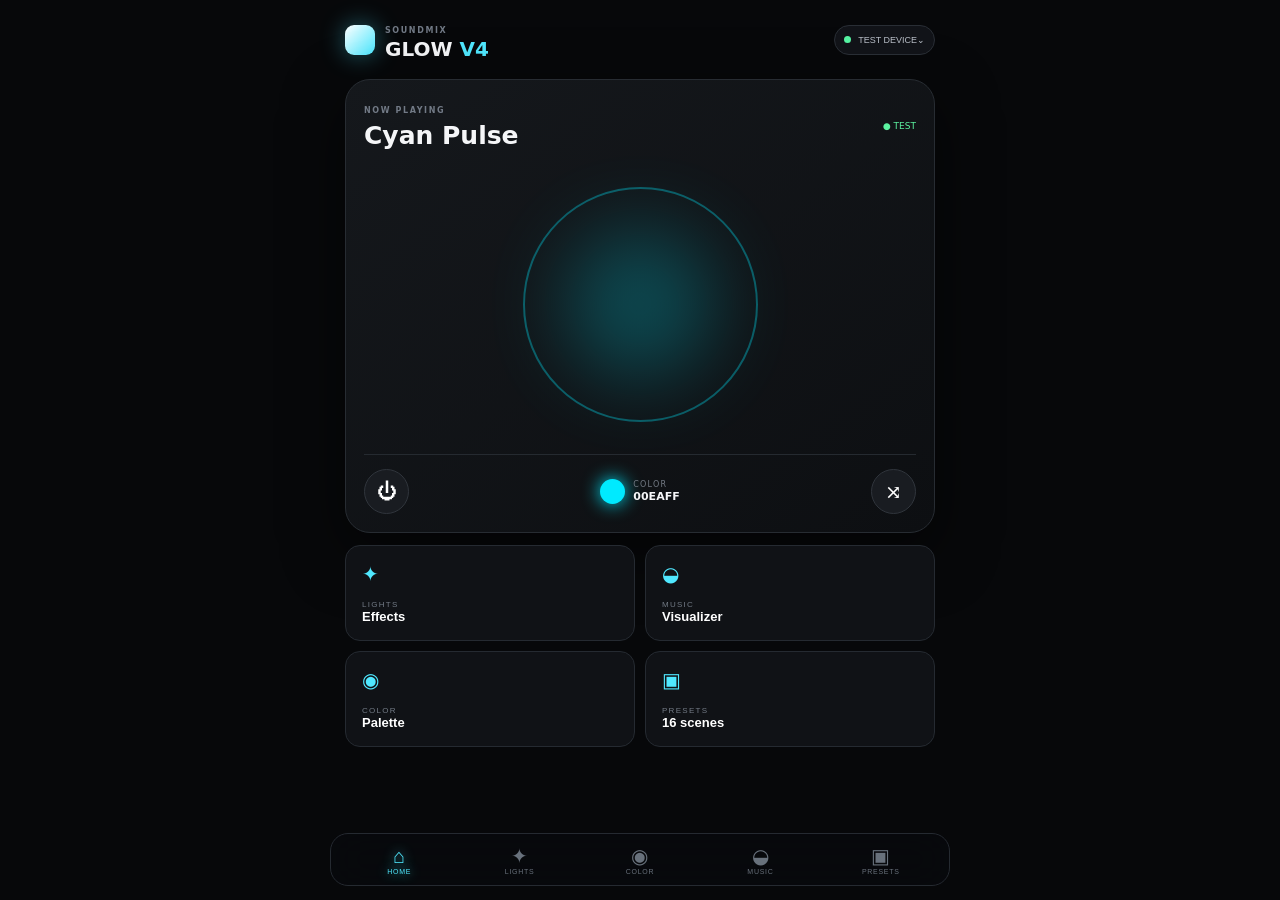
<file: index.html>
<!doctype html><html lang="de"><head><meta charset="utf-8"><meta name="viewport" content="width=device-width,initial-scale=1,viewport-fit=cover"><meta name="theme-color" content="#07080a"><title>SoundMix Glow V4.2</title><link rel="icon" href="/favicon.svg"><link rel="stylesheet" href="style.css"></head><body><div class="app">
<header><div class="brand"><span class="logo"></span><div><small>SOUNDMIX</small><h1>GLOW <b>V4</b></h1></div></div><button id="deviceBtn" class="device"><i></i> TEST DEVICE⌄</button></header>
<main>
<section id="home" class="screen active"><div class="hero"><div class="head"><div><small>NOW PLAYING</small><h2 id="effectTitle">Cyan Pulse</h2></div><em>● TEST</em></div><div class="visual"><div id="orb"></div><div id="ring"></div><div id="bars"></div></div><div class="heroBtns"><button id="power">⏻</button><div><span id="colorDot"></span><small>COLOR</small><strong id="colorName">00EAFF</strong></div><button id="shuffle">⤨</button></div></div><div class="quick"><button data-go="lights">✦<small>LIGHTS</small><b>Effects</b></button><button data-go="music">◒<small>MUSIC</small><b>Visualizer</b></button><button data-go="colors">◉<small>COLOR</small><b>Palette</b></button><button data-go="presets">▣<small>PRESETS</small><b>16 scenes</b></button></div></section>
<section id="lights" class="screen"><div class="top"><div><small>LIGHT ENGINE</small><h2>Effects</h2></div><button id="random">⤨</button></div><div id="effects" class="grid"></div><div class="controls"><label>Brightness <output id="bo">80%</output><input id="brightness" type="range" value="80"></label><label>Speed <output id="so">50%</output><input id="speed" type="range" value="50"></label><label>Intensity <output id="io">75%</output><input id="intensity" type="range" value="75"></label></div></section>
<section id="colors" class="screen"><div class="top"><div><small>COLOR ENGINE</small><h2>Color Lab</h2></div><button id="rainbow">RAINBOW</button></div><div class="picker"><input id="color" type="color" value="#00EAFF"><div id="big"></div></div><div id="palette" class="palette"></div><div class="hex"><input id="hex" value="#00EAFF"><button id="apply">APPLY</button></div></section>
<section id="music" class="screen"><div class="top"><div><small>AUDIO ENGINE</small><h2>Music Sync</h2></div><span class="green">SIMULATED</span></div><div class="audio"><div id="vu"></div><div class="audioLabel"><b id="modeName">BEAT</b><small>LIVE ANALYSIS</small></div></div><div class="modes"><button class="active" data-mode="beat">BEAT 🥁</button><button data-mode="vu">VU METER ▮</button><button data-mode="spectrum">SPECTRUM ▥</button><button data-mode="bass">BASS PULSE ◉</button></div><div class="controls"><label>Sensitivity <output id="sensO">70%</output><input id="sens" type="range" value="70"></label><label>Response <output id="respO">55%</output><input id="resp" type="range" value="55"></label></div></section>
<section id="presets" class="screen"><div class="top"><div><small>SCENES</small><h2>Presets</h2></div><button id="save">＋ SAVE</button></div><div id="presetGrid" class="presets"></div></section>
</main><nav><button class="active" data-screen="home">⌂<small>HOME</small></button><button data-screen="lights">✦<small>LIGHTS</small></button><button data-screen="colors">◉<small>COLOR</small></button><button data-screen="music">◒<small>MUSIC</small></button><button data-screen="presets">▣<small>PRESETS</small></button></nav></div><script>
window.addEventListener('error', e => {
  console.error(e.error || e.message);
});
</script><script type="module" src="src/app.js?v=42"></script></body></html>
</file>
<file: style.css>
*{box-sizing:border-box}body{margin:0;background:#07080a;color:#f5f6f8;font-family:system-ui,-apple-system,sans-serif}.app{max-width:620px;margin:auto;padding:18px 15px 105px}header,.top,.head,.heroBtns{display:flex;align-items:center;justify-content:space-between}.brand{display:flex;gap:10px;align-items:center}.logo{width:30px;height:30px;border-radius:9px;background:linear-gradient(135deg,#fff,#48e7ff);box-shadow:0 0 25px #48e7ff66}.brand small,.top small,.head small{font-size:8px;letter-spacing:.2em;color:#727a86;font-weight:800}.brand h1{font-size:20px;margin:0}.brand b{color:#50e8ff}.device{background:#111318;border:1px solid #292e35;color:#b8bec7;border-radius:20px;padding:9px;font-size:9px}.device i{display:inline-block;width:7px;height:7px;background:#55f2a1;border-radius:50%;margin-right:5px}.screen{display:none}.screen.active{display:block;animation:up .2s}@keyframes up{from{opacity:0;transform:translateY(5px)}}h2{margin:4px 0;font-size:25px}.hero{margin-top:18px;background:linear-gradient(145deg,#15181c,#0d0f12);border:1px solid #272c32;border-radius:25px;padding:18px;box-shadow:0 20px 60px #0008}.head em{font-style:normal;color:#5cf3a0;font-size:9px}.visual{height:300px;position:relative;display:flex;align-items:center;justify-content:center;overflow:hidden}.visual #orb{position:absolute;width:150px;height:150px;border-radius:50%;background:#00eaff;filter:blur(40px);opacity:.25}.visual #ring{position:absolute;width:235px;height:235px;border:2px solid #00eaff55;border-radius:50%}.visual #bars{position:absolute;inset:45px 25px;display:flex;gap:3px;align-items:center}.bar{flex:1;height:8px;border-radius:8px;background:#00eaff;box-shadow:0 0 12px currentColor}.heroBtns{border-top:1px solid #252a30;padding-top:14px}.heroBtns button{width:45px;height:45px;border-radius:50%;border:1px solid #30353c;background:#191c21;color:white;font-size:20px}.heroBtns div{display:grid;grid-template-columns:25px auto;column-gap:8px;align-items:center}.heroBtns div span{grid-row:span 2;width:25px;height:25px;border-radius:50%;background:#00eaff;box-shadow:0 0 18px #00eaff}.heroBtns small{font-size:8px;color:#737a84;letter-spacing:.15em}.heroBtns strong{font-size:11px}.quick{display:grid;grid-template-columns:1fr 1fr;gap:10px;margin-top:12px}.quick button,.grid button,.controls,.modes button,.preset{background:#101216;border:1px solid #252a31;color:#dfe3e8;border-radius:15px}.quick button{text-align:left;padding:16px;cursor:pointer;font-size:20px;color:#50e8ff}.quick small,.quick b{display:block}.quick small{font-size:8px;color:#737b86;letter-spacing:.16em;margin-top:14px}.quick b{font-size:13px;color:white}.top{margin:15px 2px}.top>button,.top>span{background:#15181d;border:1px solid #30363d;color:#dfe3e8;border-radius:20px;padding:9px 12px;font-size:9px}.green{color:#55f2a0!important}.grid{display:grid;grid-template-columns:repeat(3,1fr);gap:8px}.grid button{padding:13px 9px;text-align:left;min-height:62px;cursor:pointer;font-size:11px}.grid button b{display:block;color:#66717d;font-size:17px;margin-bottom:5px}.grid button.active{border-color:#50e8ff;background:#102126;color:white}.controls{padding:16px;margin-top:12px}.controls label{display:block;font-size:11px;margin:12px 0;color:#c4c9d0}.controls output{float:right;color:#707987}.controls input{display:block;width:100%;margin-top:10px;accent-color:#50e8ff}.picker{height:210px;display:flex;align-items:center;justify-content:center;position:relative}.picker input{width:165px;height:165px;border:0;background:none}.picker #big{position:absolute;width:185px;height:185px;border-radius:50%;border:1px solid #fff2;pointer-events:none}.palette{display:grid;grid-template-columns:repeat(10,1fr);gap:6px}.swatch{aspect-ratio:1;border-radius:8px;border:1px solid #fff2}.hex{display:flex;gap:7px;margin-top:12px}.hex input{flex:1;background:#111318;border:1px solid #292f37;border-radius:10px;color:white;padding:12px;font-weight:bold}.hex button,#rainbow,#save{background:#50e8ff;color:#061014;border:0;border-radius:10px;padding:0 14px;font-weight:800}.audio{height:190px;background:#101317;border:1px solid #252b32;border-radius:20px;position:relative;overflow:hidden}.audio #vu{height:100%;display:flex;align-items:center;gap:3px;padding:20px}.audio #vu i{flex:1;background:#50e8ff;border-radius:5px}.audioLabel{position:absolute;bottom:12px;left:15px;display:flex;gap:8px}.audioLabel b{font-size:11px}.audioLabel small{font-size:8px;color:#727a86;letter-spacing:.12em}.modes{display:grid;grid-template-columns:1fr 1fr;gap:8px;margin-top:10px}.modes button{padding:14px;text-align:left;cursor:pointer}.modes button.active{border-color:#50e8ff;background:#102126}.presets{display:grid;grid-template-columns:1fr 1fr;gap:9px}.preset{padding:15px;min-height:95px;text-align:left;position:relative;overflow:hidden;cursor:pointer}.preset:before{content:"";position:absolute;top:0;left:0;right:0;height:3px;background:var(--c);box-shadow:0 0 15px var(--c)}.preset b{display:block;margin-bottom:7px}nav{position:fixed;z-index:5;bottom:0;left:50%;transform:translateX(-50%);width:min(620px,100%);padding:9px 8px calc(9px + env(safe-area-inset-bottom));background:#090a0ddd;backdrop-filter:blur(20px);border-top:1px solid #20252b;display:grid;grid-template-columns:repeat(5,1fr)}nav button{background:none;border:0;color:#68717c;font-size:20px;cursor:pointer}nav button small{display:block;font-size:7px;letter-spacing:.1em}nav button.active{color:#50e8ff;text-shadow:0 0 12px #50e8ff}@media(min-width:700px){nav{bottom:14px;border:1px solid #252a31;border-radius:18px}}
.top button,.top span,.modes button,#save,#rainbow,#apply,.device{position:relative;z-index:10;pointer-events:auto}.visual,.hero,.quick{position:relative}.bar{pointer-events:none}
</file>
